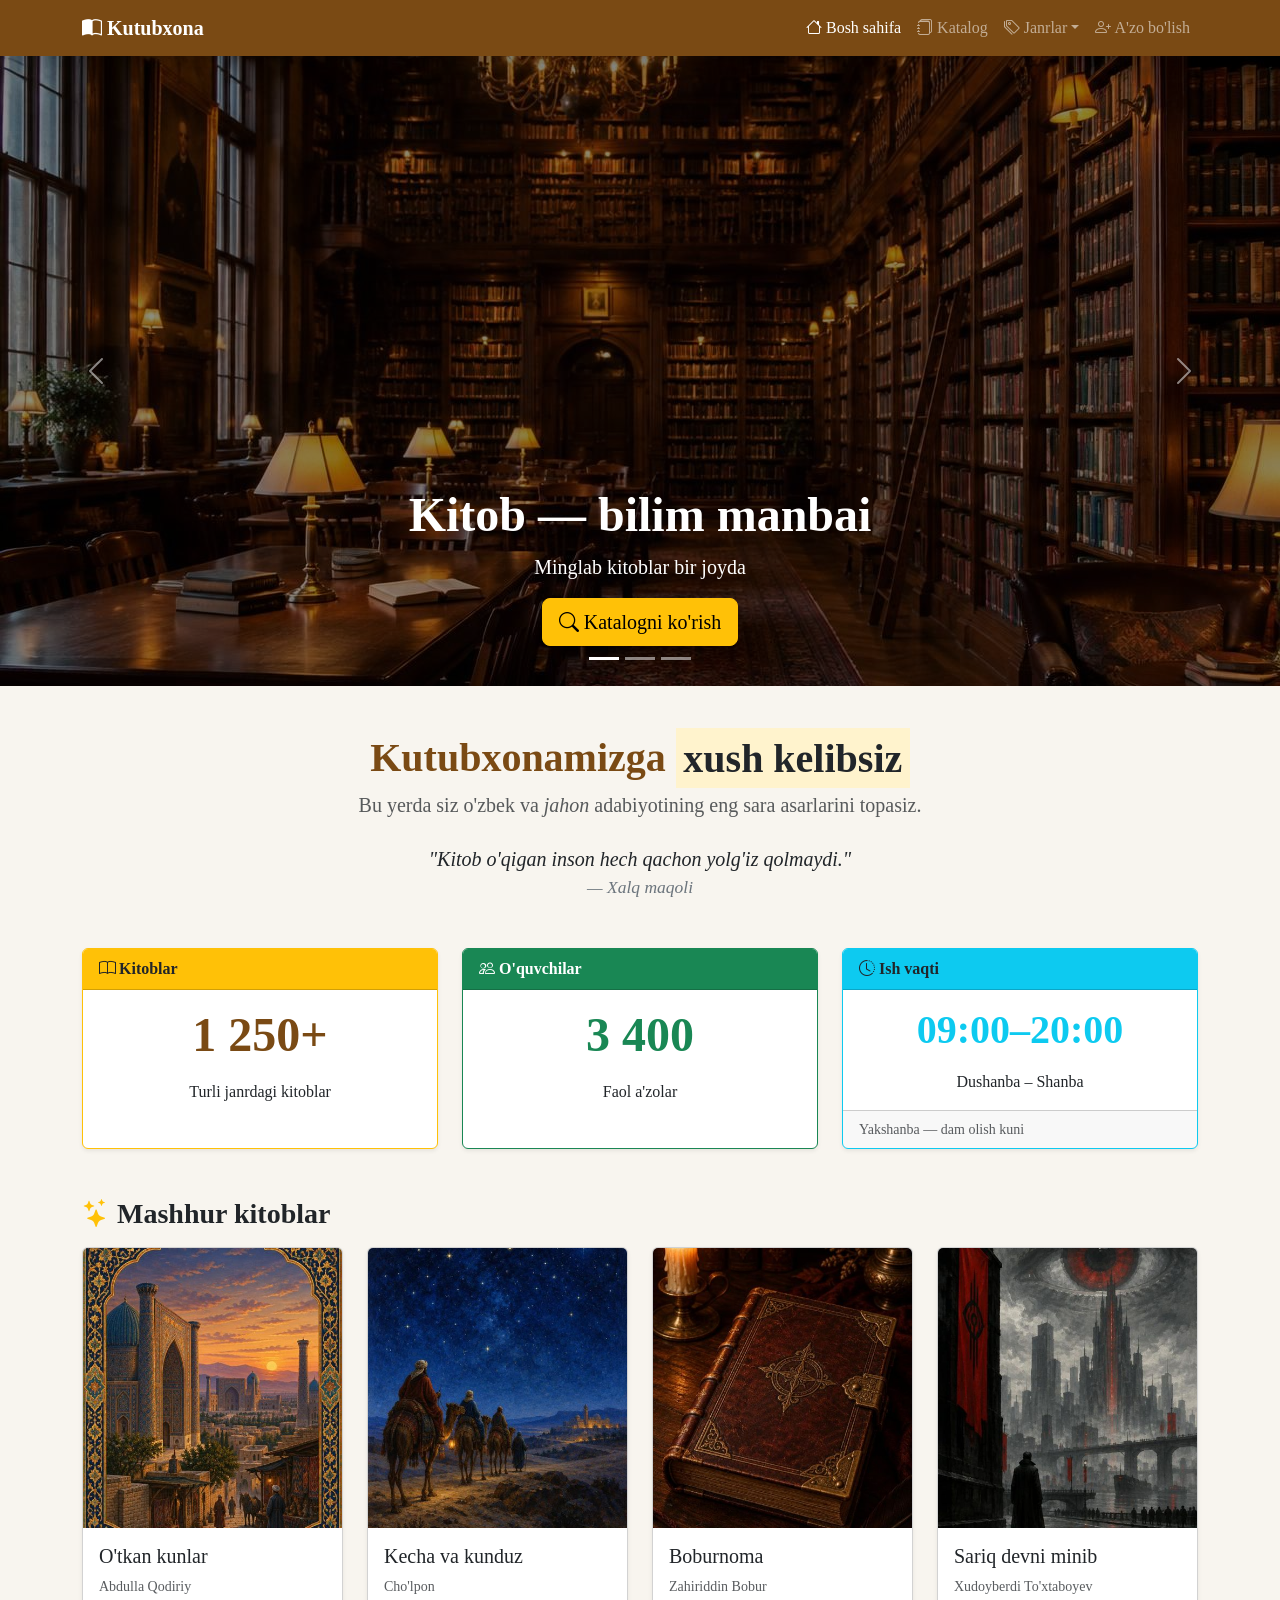
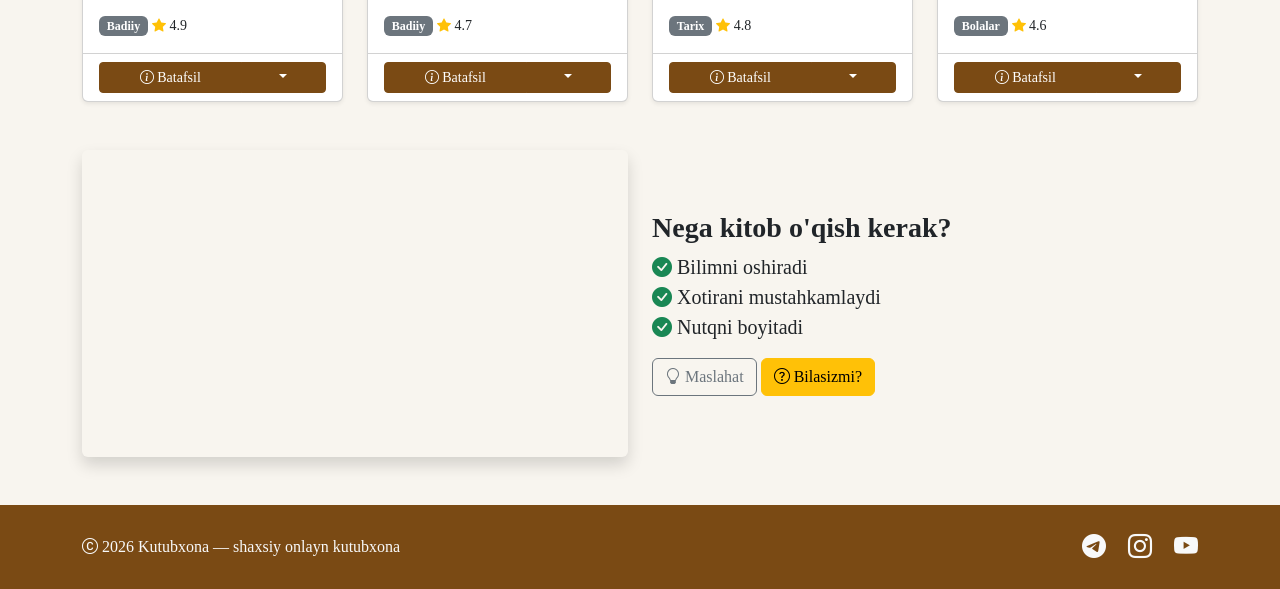
<file: index.html>
<!DOCTYPE html>
<html lang="uz">
<head>
<meta charset="UTF-8">
<meta name="viewport" content="width=device-width, initial-scale=1">
<title>Bosh sahifa — Kutubxona</title>
<link href="https://cdn.jsdelivr.net/npm/bootstrap@5.3.3/dist/css/bootstrap.min.css" rel="stylesheet">
<link href="https://cdn.jsdelivr.net/npm/bootstrap-icons@1.11.3/font/bootstrap-icons.min.css" rel="stylesheet">
<link href="css/style.css" rel="stylesheet">
</head>
<body>
<!-- 7. Konteynerli menyu (Navbar) -->
<nav class="navbar navbar-expand-lg navbar-dark bg-kutub sticky-top shadow">
  <div class="container">
    <a class="navbar-brand fw-bold" href="index.html"><i class="bi bi-book-half"></i> Kutubxona</a>
    <button class="navbar-toggler" type="button" data-bs-toggle="collapse" data-bs-target="#menu"><span class="navbar-toggler-icon"></span></button>
    <div class="collapse navbar-collapse" id="menu">
      <ul class="navbar-nav ms-auto">
        <li class="nav-item"><a class="nav-link active" href="index.html"><i class="bi bi-house"></i> Bosh sahifa</a></li>
        <li class="nav-item"><a class="nav-link" href="katalog.html"><i class="bi bi-journals"></i> Katalog</a></li>
        <!-- 6. Dropdown -->
        <li class="nav-item dropdown">
          <a class="nav-link dropdown-toggle" href="#" data-bs-toggle="dropdown"><i class="bi bi-tags"></i> Janrlar</a>
          <ul class="dropdown-menu">
            <li><a class="dropdown-item" href="katalog.html#jadval">Badiiy adabiyot</a></li>
            <li><a class="dropdown-item" href="katalog.html#jadval">Tarix</a></li>
            <li><a class="dropdown-item" href="katalog.html#jadval">Ilmiy</a></li>
            <li><hr class="dropdown-divider"></li>
            <li><a class="dropdown-item" href="katalog.html">Barchasi</a></li>
          </ul>
        </li>
        <li class="nav-item"><a class="nav-link" href="aloqa.html"><i class="bi bi-person-plus"></i> A'zo bo'lish</a></li>
      </ul>
    </div>
  </div>
</nav>

<!-- 10. Slayder (Carousel) -->
<div id="slayder" class="carousel slide carousel-fade" data-bs-ride="carousel">
  <div class="carousel-indicators">
    <button type="button" data-bs-target="#slayder" data-bs-slide-to="0" class="active"></button>
    <button type="button" data-bs-target="#slayder" data-bs-slide-to="1"></button>
    <button type="button" data-bs-target="#slayder" data-bs-slide-to="2"></button>
  </div>
  <div class="carousel-inner">
    <div class="carousel-item active"><img src="img/hero.jpg" class="d-block w-100 slide-img" alt="Kutubxona">
      <div class="carousel-caption"><h1 class="display-5 fw-bold">Kitob — bilim manbai</h1><p class="lead">Minglab kitoblar bir joyda</p><a href="katalog.html" class="btn btn-warning btn-lg"><i class="bi bi-search"></i> Katalogni ko'rish</a></div></div>
    <div class="carousel-item"><img src="img/cover1.jpg" class="d-block w-100 slide-img" alt="Kitob">
      <div class="carousel-caption"><h2 class="fw-bold">Yangi kelgan kitoblar</h2><p>Har hafta yangilanadi</p></div></div>
    <div class="carousel-item"><img src="img/cover3.jpg" class="d-block w-100 slide-img" alt="Kitob">
      <div class="carousel-caption"><h2 class="fw-bold">Bepul a'zolik</h2><p>Hoziroq ro'yxatdan o'ting</p></div></div>
  </div>
  <button class="carousel-control-prev" type="button" data-bs-target="#slayder" data-bs-slide="prev"><span class="carousel-control-prev-icon"></span></button>
  <button class="carousel-control-next" type="button" data-bs-target="#slayder" data-bs-slide="next"><span class="carousel-control-next-icon"></span></button>
</div>

<main class="container my-5">
  <!-- 2. Matnlarga dizayn -->
  <section class="text-center mb-5">
    <h2 class="display-6 fw-bold text-kutub">Kutubxonamizga <mark>xush kelibsiz</mark></h2>
    <p class="lead text-muted">Bu yerda siz <strong>o'zbek</strong> va <em>jahon</em> adabiyotining eng sara asarlarini topasiz.</p>
    <blockquote class="blockquote fst-italic mt-4">
      <p>"Kitob o'qigan inson hech qachon yolg'iz qolmaydi."</p>
      <footer class="blockquote-footer">Xalq <cite>maqoli</cite></footer>
    </blockquote>
  </section>

  <!-- 9. Panel (Card) komponentlari -->
  <section class="row g-4 mb-5">
    <div class="col-12 col-md-4"><div class="card h-100 border-warning shadow-sm"><div class="card-header bg-warning fw-bold"><i class="bi bi-book"></i> Kitoblar</div><div class="card-body text-center"><p class="display-5 fw-bold text-kutub">1 250+</p><p class="card-text">Turli janrdagi kitoblar</p></div></div></div>
    <div class="col-12 col-md-4"><div class="card h-100 border-success shadow-sm"><div class="card-header bg-success text-white fw-bold"><i class="bi bi-people"></i> O'quvchilar</div><div class="card-body text-center"><p class="display-5 fw-bold text-success">3 400</p><p class="card-text">Faol a'zolar</p></div></div></div>
    <div class="col-12 col-md-4"><div class="card h-100 border-info shadow-sm"><div class="card-header bg-info fw-bold"><i class="bi bi-clock-history"></i> Ish vaqti</div><div class="card-body text-center"><p class="display-6 fw-bold text-info">09:00–20:00</p><p class="card-text">Dushanba – Shanba</p></div><div class="card-footer text-muted small">Yakshanba — dam olish kuni</div></div></div>
  </section>

  <!-- 5. Media fayllar -->
  <h3 class="fw-bold mb-3"><i class="bi bi-stars text-warning"></i> Mashhur kitoblar</h3>
  <div class="row row-cols-2 row-cols-md-3 row-cols-lg-4 g-4 mb-5">
    <div class="col"><div class="card book-card h-100 shadow-sm"><img src="img/cover1.jpg" class="card-img-top" alt="O'tkan kunlar"><div class="card-body"><h5 class="card-title">O'tkan kunlar</h5><p class="card-text small text-muted">Abdulla Qodiriy</p><span class="badge bg-secondary">Badiiy</span> <span class="small"><i class="bi bi-star-fill text-warning"></i> 4.9</span></div>
      <div class="card-footer bg-transparent">
        <!-- 6. Tugmali dropdown -->
        <div class="btn-group w-100">
          <button class="btn btn-sm btn-kutub" data-bs-toggle="popover" data-bs-trigger="focus" title="O'tkan kunlar" data-bs-content="Muallif: Abdulla Qodiriy. Nashr yili: 1926."><i class="bi bi-info-circle"></i> Batafsil</button>
          <button class="btn btn-sm btn-kutub dropdown-toggle dropdown-toggle-split" data-bs-toggle="dropdown"></button>
          <ul class="dropdown-menu"><li><a class="dropdown-item" href="#"><i class="bi bi-bookmark-plus"></i> Saqlash</a></li><li><a class="dropdown-item" href="aloqa.html"><i class="bi bi-cart"></i> Band qilish</a></li><li><a class="dropdown-item" href="#"><i class="bi bi-share"></i> Ulashish</a></li></ul>
        </div>
      </div></div></div>
    <div class="col"><div class="card book-card h-100 shadow-sm"><img src="img/cover2.jpg" class="card-img-top" alt="Kecha va kunduz"><div class="card-body"><h5 class="card-title">Kecha va kunduz</h5><p class="card-text small text-muted">Cho'lpon</p><span class="badge bg-secondary">Badiiy</span> <span class="small"><i class="bi bi-star-fill text-warning"></i> 4.7</span></div>
      <div class="card-footer bg-transparent">
        <!-- 6. Tugmali dropdown -->
        <div class="btn-group w-100">
          <button class="btn btn-sm btn-kutub" data-bs-toggle="popover" data-bs-trigger="focus" title="Kecha va kunduz" data-bs-content="Muallif: Cho'lpon. Nashr yili: 1936."><i class="bi bi-info-circle"></i> Batafsil</button>
          <button class="btn btn-sm btn-kutub dropdown-toggle dropdown-toggle-split" data-bs-toggle="dropdown"></button>
          <ul class="dropdown-menu"><li><a class="dropdown-item" href="#"><i class="bi bi-bookmark-plus"></i> Saqlash</a></li><li><a class="dropdown-item" href="aloqa.html"><i class="bi bi-cart"></i> Band qilish</a></li><li><a class="dropdown-item" href="#"><i class="bi bi-share"></i> Ulashish</a></li></ul>
        </div>
      </div></div></div>
    <div class="col"><div class="card book-card h-100 shadow-sm"><img src="img/cover3.jpg" class="card-img-top" alt="Boburnoma"><div class="card-body"><h5 class="card-title">Boburnoma</h5><p class="card-text small text-muted">Zahiriddin Bobur</p><span class="badge bg-secondary">Tarix</span> <span class="small"><i class="bi bi-star-fill text-warning"></i> 4.8</span></div>
      <div class="card-footer bg-transparent">
        <!-- 6. Tugmali dropdown -->
        <div class="btn-group w-100">
          <button class="btn btn-sm btn-kutub" data-bs-toggle="popover" data-bs-trigger="focus" title="Boburnoma" data-bs-content="Muallif: Zahiriddin Bobur. Nashr yili: 1530."><i class="bi bi-info-circle"></i> Batafsil</button>
          <button class="btn btn-sm btn-kutub dropdown-toggle dropdown-toggle-split" data-bs-toggle="dropdown"></button>
          <ul class="dropdown-menu"><li><a class="dropdown-item" href="#"><i class="bi bi-bookmark-plus"></i> Saqlash</a></li><li><a class="dropdown-item" href="aloqa.html"><i class="bi bi-cart"></i> Band qilish</a></li><li><a class="dropdown-item" href="#"><i class="bi bi-share"></i> Ulashish</a></li></ul>
        </div>
      </div></div></div>
    <div class="col"><div class="card book-card h-100 shadow-sm"><img src="img/cover4.jpg" class="card-img-top" alt="Sariq devni minib"><div class="card-body"><h5 class="card-title">Sariq devni minib</h5><p class="card-text small text-muted">Xudoyberdi To'xtaboyev</p><span class="badge bg-secondary">Bolalar</span> <span class="small"><i class="bi bi-star-fill text-warning"></i> 4.6</span></div>
      <div class="card-footer bg-transparent">
        <!-- 6. Tugmali dropdown -->
        <div class="btn-group w-100">
          <button class="btn btn-sm btn-kutub" data-bs-toggle="popover" data-bs-trigger="focus" title="Sariq devni minib" data-bs-content="Muallif: Xudoyberdi To'xtaboyev. Nashr yili: 1968."><i class="bi bi-info-circle"></i> Batafsil</button>
          <button class="btn btn-sm btn-kutub dropdown-toggle dropdown-toggle-split" data-bs-toggle="dropdown"></button>
          <ul class="dropdown-menu"><li><a class="dropdown-item" href="#"><i class="bi bi-bookmark-plus"></i> Saqlash</a></li><li><a class="dropdown-item" href="aloqa.html"><i class="bi bi-cart"></i> Band qilish</a></li><li><a class="dropdown-item" href="#"><i class="bi bi-share"></i> Ulashish</a></li></ul>
        </div>
      </div></div></div>
  </div>

  <div class="row g-4 align-items-center">
    <div class="col-12 col-lg-6">
      <div class="ratio ratio-16x9 rounded overflow-hidden shadow"><iframe src="https://www.youtube.com/embed/Q2Q2y0Q4s5Y" title="Kitob o'qish haqida" allowfullscreen></iframe></div>
    </div>
    <div class="col-12 col-lg-6">
      <h3 class="fw-bold">Nega kitob o'qish kerak?</h3>
      <ul class="list-unstyled fs-5">
        <li><i class="bi bi-check-circle-fill text-success"></i> Bilimni oshiradi</li>
        <li><i class="bi bi-check-circle-fill text-success"></i> Xotirani mustahkamlaydi</li>
        <li><i class="bi bi-check-circle-fill text-success"></i> Nutqni boyitadi</li>
      </ul>
      <!-- 8. Tooltip va Popover -->
      <button class="btn btn-outline-secondary" data-bs-toggle="tooltip" data-bs-placement="top" title="Kuniga kamida 20 daqiqa o'qing"><i class="bi bi-lightbulb"></i> Maslahat</button>
      <button class="btn btn-warning" data-bs-toggle="popover" data-bs-placement="right" title="Qiziq fakt" data-bs-content="Dunyodagi eng katta kutubxona — AQSh Kongressi kutubxonasi."><i class="bi bi-question-circle"></i> Bilasizmi?</button>
    </div>
  </div>
</main>

<footer class="bg-kutub text-light py-4 mt-5">
  <div class="container d-flex flex-column flex-md-row justify-content-between align-items-center gap-2">
    <span><i class="bi bi-c-circle"></i> 2026 Kutubxona — shaxsiy onlayn kutubxona</span>
    <span class="fs-4">
      <a href="#" class="text-light me-3" data-bs-toggle="tooltip" title="Telegram"><i class="bi bi-telegram"></i></a>
      <a href="#" class="text-light me-3" data-bs-toggle="tooltip" title="Instagram"><i class="bi bi-instagram"></i></a>
      <a href="#" class="text-light" data-bs-toggle="tooltip" title="YouTube"><i class="bi bi-youtube"></i></a>
    </span>
  </div>
</footer>
<script src="https://cdn.jsdelivr.net/npm/bootstrap@5.3.3/dist/js/bootstrap.bundle.min.js"></script>
<script src="js/main.js"></script>
</body>
</html>
</file>
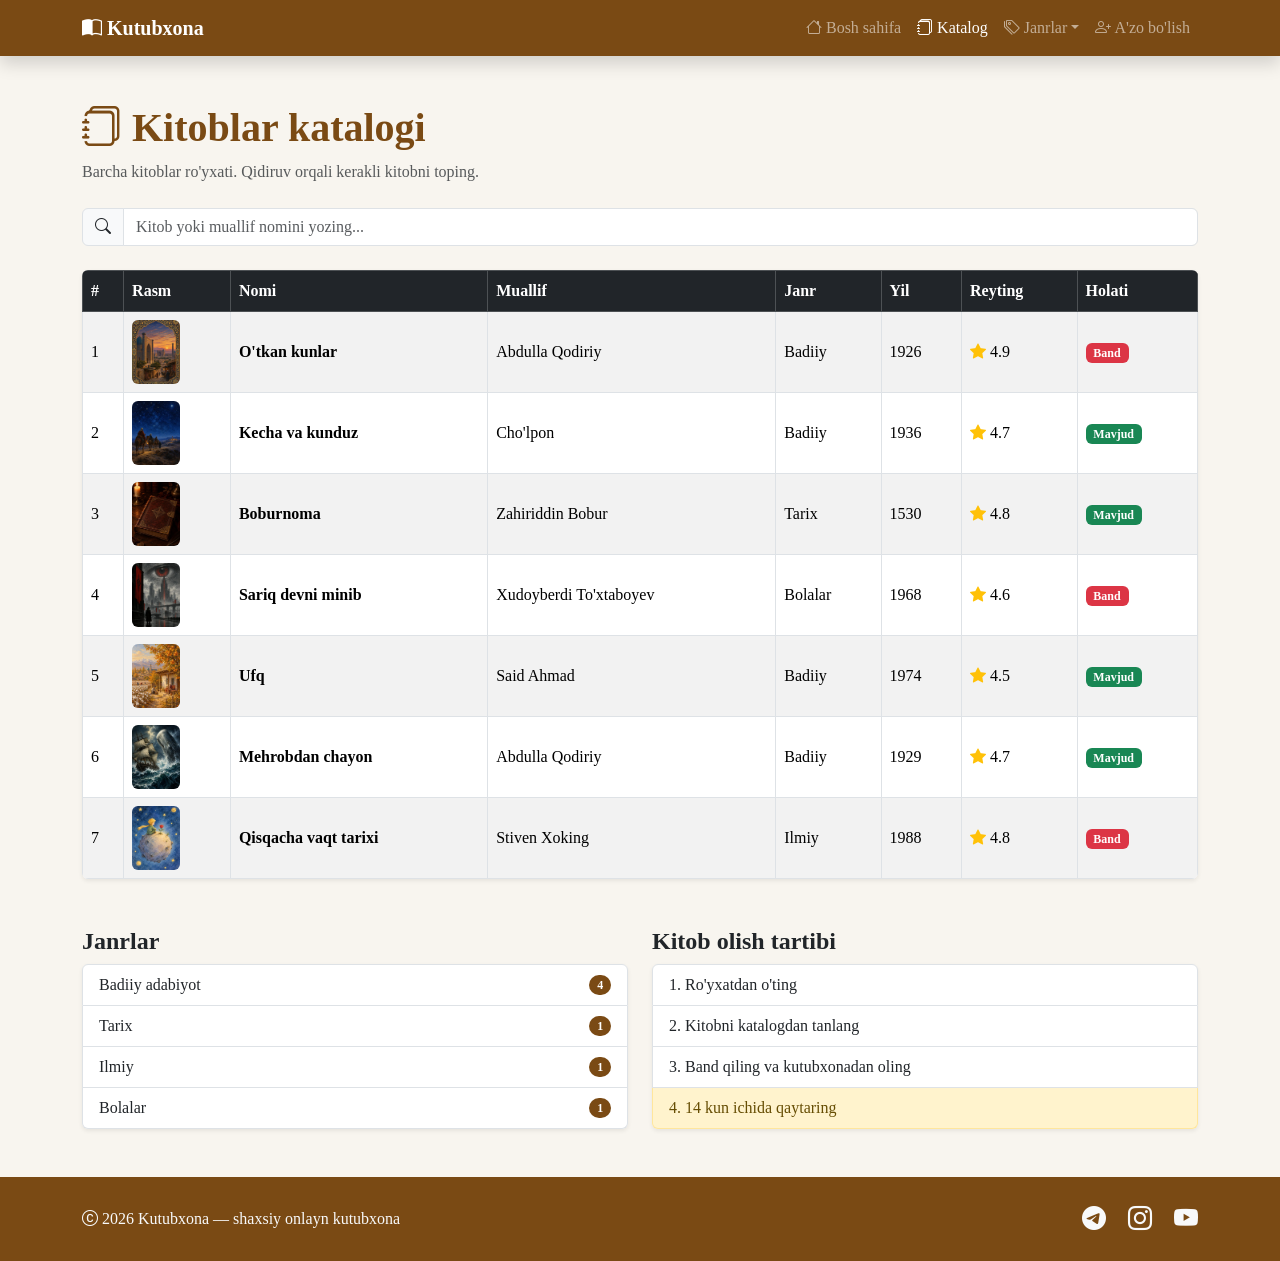
<file: katalog.html>
<!DOCTYPE html>
<html lang="uz">
<head>
<meta charset="UTF-8">
<meta name="viewport" content="width=device-width, initial-scale=1">
<title>Katalog — Kutubxona</title>
<link href="https://cdn.jsdelivr.net/npm/bootstrap@5.3.3/dist/css/bootstrap.min.css" rel="stylesheet">
<link href="https://cdn.jsdelivr.net/npm/bootstrap-icons@1.11.3/font/bootstrap-icons.min.css" rel="stylesheet">
<link href="css/style.css" rel="stylesheet">
</head>
<body>
<!-- 7. Konteynerli menyu (Navbar) -->
<nav class="navbar navbar-expand-lg navbar-dark bg-kutub sticky-top shadow">
  <div class="container">
    <a class="navbar-brand fw-bold" href="index.html"><i class="bi bi-book-half"></i> Kutubxona</a>
    <button class="navbar-toggler" type="button" data-bs-toggle="collapse" data-bs-target="#menu"><span class="navbar-toggler-icon"></span></button>
    <div class="collapse navbar-collapse" id="menu">
      <ul class="navbar-nav ms-auto">
        <li class="nav-item"><a class="nav-link" href="index.html"><i class="bi bi-house"></i> Bosh sahifa</a></li>
        <li class="nav-item"><a class="nav-link active" href="katalog.html"><i class="bi bi-journals"></i> Katalog</a></li>
        <!-- 6. Dropdown -->
        <li class="nav-item dropdown">
          <a class="nav-link dropdown-toggle" href="#" data-bs-toggle="dropdown"><i class="bi bi-tags"></i> Janrlar</a>
          <ul class="dropdown-menu">
            <li><a class="dropdown-item" href="katalog.html#jadval">Badiiy adabiyot</a></li>
            <li><a class="dropdown-item" href="katalog.html#jadval">Tarix</a></li>
            <li><a class="dropdown-item" href="katalog.html#jadval">Ilmiy</a></li>
            <li><hr class="dropdown-divider"></li>
            <li><a class="dropdown-item" href="katalog.html">Barchasi</a></li>
          </ul>
        </li>
        <li class="nav-item"><a class="nav-link" href="aloqa.html"><i class="bi bi-person-plus"></i> A'zo bo'lish</a></li>
      </ul>
    </div>
  </div>
</nav>

<main class="container my-5">
  <h1 class="fw-bold text-kutub mb-2"><i class="bi bi-journals"></i> Kitoblar katalogi</h1>
  <p class="text-muted mb-4">Barcha kitoblar ro'yxati. Qidiruv orqali kerakli kitobni toping.</p>
  <div class="input-group mb-4"><span class="input-group-text"><i class="bi bi-search"></i></span><input id="qidiruv" type="text" class="form-control" placeholder="Kitob yoki muallif nomini yozing..."></div>

  <!-- 3. Jadval -->
  <div class="table-responsive shadow-sm rounded mb-5" id="jadval">
    <table class="table table-striped table-hover table-bordered align-middle mb-0">
      <thead class="table-dark"><tr><th>#</th><th>Rasm</th><th>Nomi</th><th>Muallif</th><th>Janr</th><th>Yil</th><th>Reyting</th><th>Holati</th></tr></thead>
      <tbody id="kitoblar">
        <tr><td>1</td><td><img src="img/cover1.jpg" class="rounded thumb" alt=""></td><td class="fw-semibold">O'tkan kunlar</td><td>Abdulla Qodiriy</td><td>Badiiy</td><td>1926</td><td><i class="bi bi-star-fill text-warning"></i> 4.9</td><td><span class="badge bg-danger">Band</span></td></tr>
        <tr><td>2</td><td><img src="img/cover2.jpg" class="rounded thumb" alt=""></td><td class="fw-semibold">Kecha va kunduz</td><td>Cho'lpon</td><td>Badiiy</td><td>1936</td><td><i class="bi bi-star-fill text-warning"></i> 4.7</td><td><span class="badge bg-success">Mavjud</span></td></tr>
        <tr><td>3</td><td><img src="img/cover3.jpg" class="rounded thumb" alt=""></td><td class="fw-semibold">Boburnoma</td><td>Zahiriddin Bobur</td><td>Tarix</td><td>1530</td><td><i class="bi bi-star-fill text-warning"></i> 4.8</td><td><span class="badge bg-success">Mavjud</span></td></tr>
        <tr><td>4</td><td><img src="img/cover4.jpg" class="rounded thumb" alt=""></td><td class="fw-semibold">Sariq devni minib</td><td>Xudoyberdi To'xtaboyev</td><td>Bolalar</td><td>1968</td><td><i class="bi bi-star-fill text-warning"></i> 4.6</td><td><span class="badge bg-danger">Band</span></td></tr>
        <tr><td>5</td><td><img src="img/cover5.jpg" class="rounded thumb" alt=""></td><td class="fw-semibold">Ufq</td><td>Said Ahmad</td><td>Badiiy</td><td>1974</td><td><i class="bi bi-star-fill text-warning"></i> 4.5</td><td><span class="badge bg-success">Mavjud</span></td></tr>
        <tr><td>6</td><td><img src="img/cover6.jpg" class="rounded thumb" alt=""></td><td class="fw-semibold">Mehrobdan chayon</td><td>Abdulla Qodiriy</td><td>Badiiy</td><td>1929</td><td><i class="bi bi-star-fill text-warning"></i> 4.7</td><td><span class="badge bg-success">Mavjud</span></td></tr>
        <tr><td>7</td><td><img src="img/cover7.jpg" class="rounded thumb" alt=""></td><td class="fw-semibold">Qisqacha vaqt tarixi</td><td>Stiven Xoking</td><td>Ilmiy</td><td>1988</td><td><i class="bi bi-star-fill text-warning"></i> 4.8</td><td><span class="badge bg-danger">Band</span></td></tr>
      </tbody>
    </table>
  </div>

  <!-- 3. Ro'yxatlar -->
  <div class="row g-4">
    <div class="col-12 col-md-6">
      <h4 class="fw-bold">Janrlar</h4>
      <ul class="list-group shadow-sm">
        <li class="list-group-item d-flex justify-content-between align-items-center">Badiiy adabiyot <span class="badge bg-kutub rounded-pill">4</span></li>
        <li class="list-group-item d-flex justify-content-between align-items-center">Tarix <span class="badge bg-kutub rounded-pill">1</span></li>
        <li class="list-group-item d-flex justify-content-between align-items-center">Ilmiy <span class="badge bg-kutub rounded-pill">1</span></li>
        <li class="list-group-item d-flex justify-content-between align-items-center">Bolalar <span class="badge bg-kutub rounded-pill">1</span></li>
      </ul>
    </div>
    <div class="col-12 col-md-6">
      <h4 class="fw-bold">Kitob olish tartibi</h4>
      <ol class="list-group list-group-numbered shadow-sm">
        <li class="list-group-item">Ro'yxatdan o'ting</li>
        <li class="list-group-item">Kitobni katalogdan tanlang</li>
        <li class="list-group-item">Band qiling va kutubxonadan oling</li>
        <li class="list-group-item list-group-item-warning">14 kun ichida qaytaring</li>
      </ol>
    </div>
  </div>
</main>

<footer class="bg-kutub text-light py-4 mt-5">
  <div class="container d-flex flex-column flex-md-row justify-content-between align-items-center gap-2">
    <span><i class="bi bi-c-circle"></i> 2026 Kutubxona — shaxsiy onlayn kutubxona</span>
    <span class="fs-4">
      <a href="#" class="text-light me-3" data-bs-toggle="tooltip" title="Telegram"><i class="bi bi-telegram"></i></a>
      <a href="#" class="text-light me-3" data-bs-toggle="tooltip" title="Instagram"><i class="bi bi-instagram"></i></a>
      <a href="#" class="text-light" data-bs-toggle="tooltip" title="YouTube"><i class="bi bi-youtube"></i></a>
    </span>
  </div>
</footer>
<script src="https://cdn.jsdelivr.net/npm/bootstrap@5.3.3/dist/js/bootstrap.bundle.min.js"></script>
<script src="js/main.js"></script>
</body>
</html>
</file>
<file: css/style.css>
:root{--kutub:#7a4a14;}
body{background:#f8f5ef;font-family:Georgia,serif;}
.bg-kutub{background:var(--kutub)!important;}
.text-kutub{color:var(--kutub)!important;}
.btn-kutub{background:var(--kutub);color:#fff;border-color:var(--kutub);}
.btn-kutub:hover{background:#5c370e;color:#fff;}
.slide-img{height:70vh;object-fit:cover;filter:brightness(.55);}
@media(max-width:576px){.slide-img{height:45vh;}}
.book-card img{height:280px;object-fit:cover;}
.book-card{transition:transform .2s;}
.book-card:hover{transform:translateY(-6px);}
.thumb{width:48px;height:64px;object-fit:cover;}
</file>
